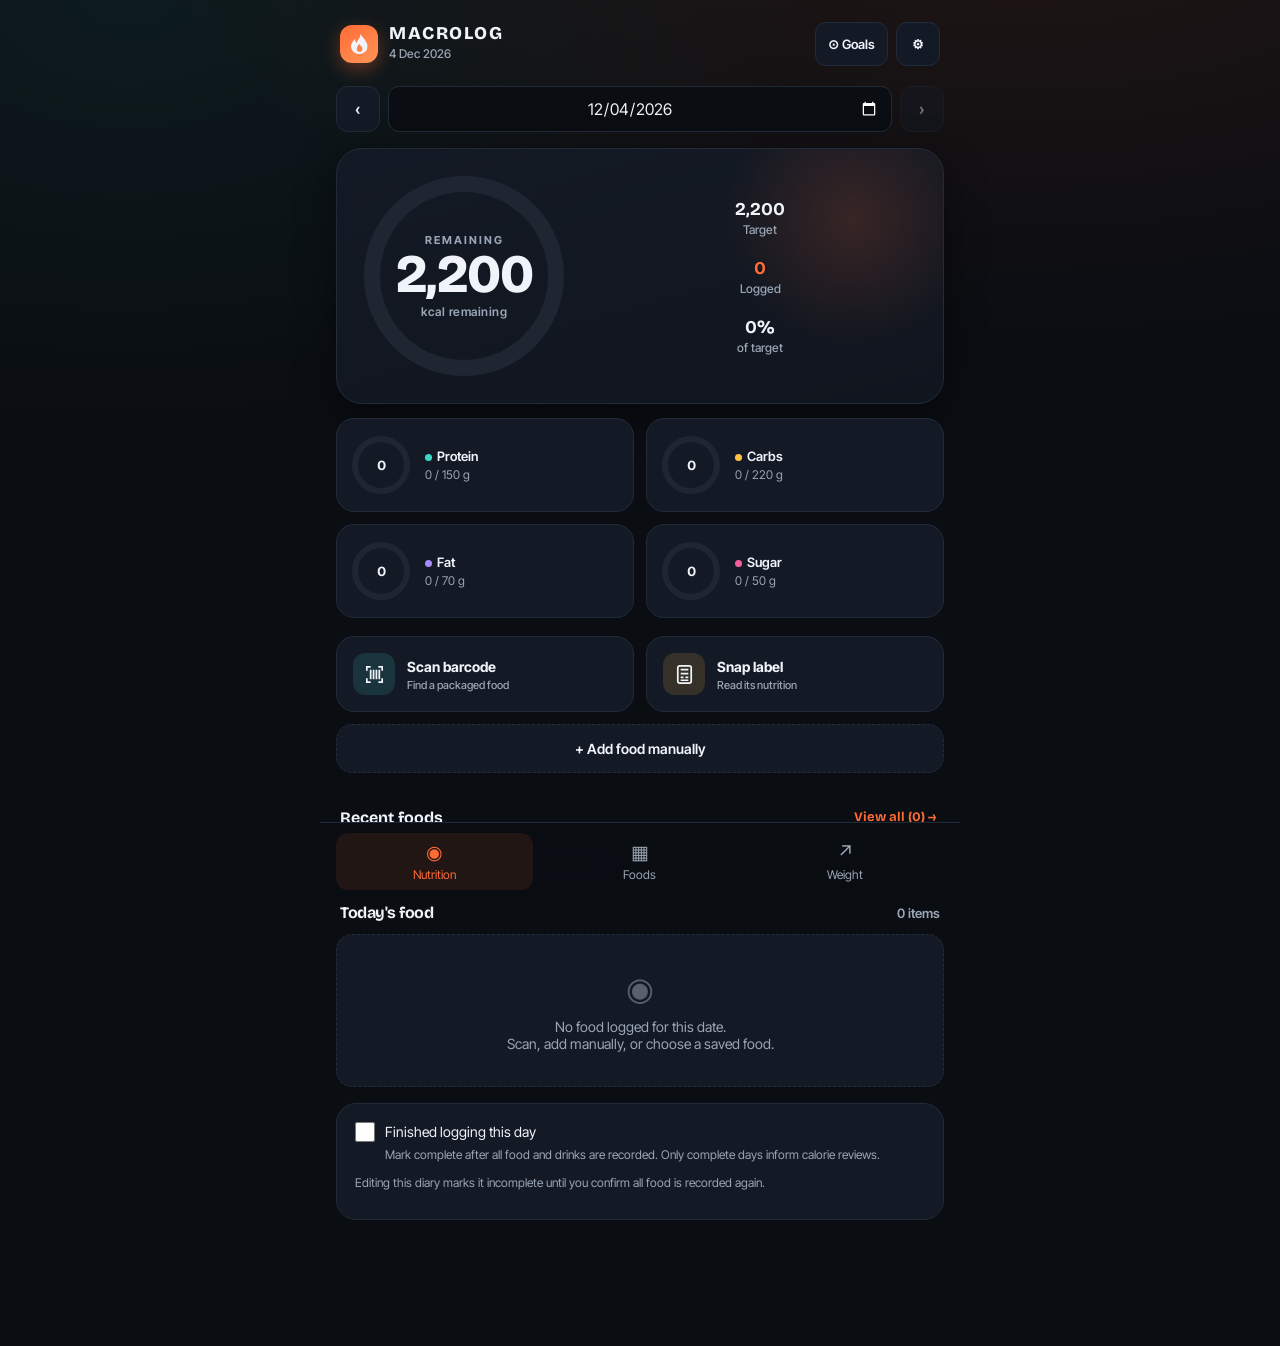
<file: index.html>
<!DOCTYPE html>
<html lang="en">
<head>
<meta charset="UTF-8" />
<meta name="viewport" content="width=device-width, initial-scale=1.0, viewport-fit=cover" />
<title>MacroLog</title>
<link rel="icon" href="data:image/svg+xml,%3Csvg xmlns='http://www.w3.org/2000/svg' viewBox='0 0 64 64'%3E%3Crect width='64' height='64' rx='16' fill='%23ff6b35'/%3E%3Ctext x='32' y='46' font-size='42' text-anchor='middle'%3E%F0%9F%94%A5%3C/text%3E%3C/svg%3E">
<!-- PWA: launch full-screen from home screen -->
<meta name="mobile-web-app-capable" content="yes" />
<meta name="apple-mobile-web-app-capable" content="yes" />
<meta name="apple-mobile-web-app-status-bar-style" content="black-translucent" />
<meta name="apple-mobile-web-app-title" content="MacroLog" />
<meta name="theme-color" content="#0a0d12" />
<!-- Home-screen icon (inline SVG flame, no external file needed) -->
<link rel="apple-touch-icon" href="data:image/svg+xml,%3Csvg xmlns='http://www.w3.org/2000/svg' width='180' height='180'%3E%3Crect width='180' height='180' rx='40' fill='%23ff6b35'/%3E%3Ctext x='90' y='128' font-size='100' text-anchor='middle'%3E%F0%9F%94%A5%3C/text%3E%3C/svg%3E" />
<link rel="manifest" href="data:application/json,%7B%22name%22%3A%22MacroLog%22%2C%22short_name%22%3A%22MacroLog%22%2C%22display%22%3A%22standalone%22%2C%22background_color%22%3A%22%230a0d12%22%2C%22theme_color%22%3A%22%230a0d12%22%2C%22start_url%22%3A%22.%22%2C%22icons%22%3A%5B%7B%22src%22%3A%22data%3Aimage%2Fsvg%2Bxml%2C%253Csvg%2520xmlns%253D%2527http%253A%252F%252Fwww.w3.org%252F2000%252Fsvg%2527%2520width%253D%2527192%2527%2520height%253D%2527192%2527%253E%253Crect%2520width%253D%2527192%2527%2520height%253D%2527192%2527%2520rx%253D%252742%2527%2520fill%253D%2527%2523ff6b35%2527%252F%253E%253Ctext%2520x%253D%252796%2527%2520y%253D%2527136%2527%2520font-size%253D%2527104%2527%2520text-anchor%253D%2527middle%2527%253E%25F0%259F%2594%25A5%253C%252Ftext%253E%253C%252Fsvg%253E%22%2C%22sizes%22%3A%22192x192%22%2C%22type%22%3A%22image%2Fsvg%2Bxml%22%7D%5D%7D" />
<link href="https://fonts.googleapis.com/css2?family=Bricolage+Grotesque:opsz,wght@12..96,600;12..96,700;12..96,800&family=Inter+Tight:wght@400;500;600;700&display=swap" rel="stylesheet">
<link rel="stylesheet" href="styles.css">
<link rel="stylesheet" href="upgrade.css">
</head>
<body>
<header>
  <div class="brand"><div class="mark" aria-hidden="true"><svg viewBox="0 0 24 24" fill="currentColor"><path d="M13 2c1 5-3 5-3 9-2-1-2-3-2-4-4 4-5 7-3 11 3 6 13 5 15-1 2-6-3-10-7-15Zm-1 10c4 3 5 7 1 8-4 0-4-4-1-8Z"/></svg></div><div><h1>MACROLOG</h1><p id="dateLbl">Your nutrition, in focus</p></div></div>
  <div class="header-actions"><button class="hdr-btn" id="btnGoals" aria-label="Edit daily targets">⊙ Goals</button><button class="hdr-btn icon-btn" id="btnSettings" aria-label="Settings and backup">⚙</button></div>
</header>
<div id="storageBanner" class="error-banner" role="alert" hidden></div>
<main id="appMain">
<section id="nutritionScreen" aria-label="Nutrition">
  <div class="diary-date"><button class="secondary icon-btn" id="prevDay" aria-label="Previous diary day">‹</button><input type="date" id="diaryDate" aria-label="Food diary date"><button class="secondary icon-btn" id="nextDay" aria-label="Next diary day">›</button></div>
  <section class="hero" aria-label="Daily calories">
    <div class="hero-ringwrap">
      <svg width="210" height="210" viewBox="0 0 210 210" aria-hidden="true"><defs><linearGradient id="calGrad" x1="0" y1="0" x2="1" y2="1"><stop offset="0%" stop-color="#ff6b35"/><stop offset="100%" stop-color="#ff9558"/></linearGradient></defs><circle cx="105" cy="105" r="92" fill="none" stroke="var(--track)" stroke-width="16"/><circle id="calRing" cx="105" cy="105" r="92" fill="none" stroke="url(#calGrad)" stroke-width="16" stroke-linecap="round" stroke-dasharray="578" stroke-dashoffset="578" style="transition:stroke-dashoffset .5s"/></svg>
      <div class="ring-center"><span class="ring-eyebrow" id="ringEyebrow">Remaining</span><span class="ring-big" id="calRemain">—</span><span class="ring-unit" id="ringUnit">kcal left today</span></div>
    </div>
    <div class="hero-legend"><div class="leg"><div class="lnum" id="legGoal">—</div><div class="llbl">Target</div></div><div class="leg"><div class="lnum" id="legFood" style="color:var(--c-cal)">0</div><div class="llbl">Logged</div></div><div class="leg"><div class="lnum" id="legPct">—</div><div class="llbl">of target</div></div></div>
  </section>
  <section class="macros" id="macros" aria-label="Daily macronutrients"></section>
  <section class="scan-actions">
    <button class="scan-btn bc" id="btnBarcode"><span class="si" aria-hidden="true"><svg viewBox="0 0 24 24" fill="none" stroke="currentColor" stroke-width="1.8"><path d="M4 8V4h4m8 0h4v4m0 8v4h-4M8 20H4v-4M8 7v10m3-10v10m3-10v10m3-10v10"/></svg></span><span><span class="st">Scan barcode</span><span class="ss" style="display:block">Find a packaged food</span></span></button>
    <button class="scan-btn lb" id="btnLabel"><span class="si" aria-hidden="true"><svg viewBox="0 0 24 24" fill="none" stroke="currentColor" stroke-width="1.8"><rect x="5" y="3" width="14" height="18" rx="2"/><path d="M8 7h8M8 11h8m-8 4h3m2 0h3m-8 3h8"/></svg></span><span><span class="st">Snap label</span><span class="ss" style="display:block">Read its nutrition</span></span></button>
  </section>
  <button class="manual-btn" id="btnManual">+ Add food manually</button>
  <section class="recents-sec" id="recentsSec"><div class="recents-head"><span>Recent foods</span><button class="link-btn" id="viewAllFoods">View all <span id="foodCount"></span> →</button></div><div class="recents-row" id="recentsRow"></div></section>
  <section class="log"><div class="log-head"><h2 id="diaryTitle">Today's food</h2><span class="total" id="logTotal"></span></div><div id="logList"></div></section>
  <div class="panel diary-status"><label class="check-row"><input type="checkbox" id="dayComplete"><span>Finished logging this day<small>Mark complete after all food and drinks are recorded. Only complete days inform calorie reviews.</small></span></label><p id="dayTargetNote" class="form-helper"></p></div>
</section>
<section id="foodsScreen" aria-label="Food library" hidden>
  <div class="section-head"><div><h2>Your foods</h2><p>Save once. Log again whenever you need.</p></div><button class="secondary" id="newFood">+ New</button></div>
  <div class="food-tools"><input id="foodSearch" type="search" placeholder="Search names, brands or barcodes…" aria-label="Search saved foods"><select id="foodSort" aria-label="Sort saved foods"><option value="recent">Recently used</option><option value="name">Name A–Z</option></select></div>
  <p class="count-line" id="foodResultsCount" aria-live="polite"></p><div id="foodList"></div><button class="secondary" id="loadMoreFoods" hidden style="width:100%">Load more foods</button>
</section>
<section id="weightScreen" aria-label="Weight tracking" hidden>
  <div class="section-head"><div><h2>Your weight</h2><p>Daily readings. A clearer view of progress.</p></div><button class="secondary" id="weightSetup">Setup</button></div>
  <div class="seg-tabs" role="tablist" aria-label="Weight view"><button role="tab" id="dailyWeightTab" aria-selected="true" aria-controls="weightContent" data-weight-view="daily">Daily tracking</button><button role="tab" id="overallWeightTab" aria-selected="false" aria-controls="weightContent" data-weight-view="overall">Overall progress</button></div>
  <div id="weightContent" role="tabpanel" aria-labelledby="dailyWeightTab"></div>
</section>
</main>
<nav class="bottom-nav" aria-label="Main navigation"><button data-screen="nutrition" aria-current="page"><span aria-hidden="true">◉</span>Nutrition</button><button data-screen="foods"><span aria-hidden="true">▦</span>Foods</button><button data-screen="weight"><span aria-hidden="true">↗</span>Weight</button></nav>
<div class="cam-overlay" id="camOverlay" aria-label="Barcode camera" role="dialog" aria-modal="true" hidden><button class="cam-close" id="camClose" aria-label="Close camera">✕</button><video id="video" playsinline muted autoplay></video><div class="cam-frame" aria-hidden="true"><span class="corner tl"></span><span class="corner tr"></span><span class="corner bl"></span><span class="corner br"></span><div class="scanline"></div></div><div class="cam-hint" id="camHint">Centre the barcode in the frame</div><button class="cam-photo-btn" id="camPhotoBtn">Use a barcode photo instead</button></div>
<input type="file" id="labelFile" accept="image/*" capture="environment" hidden>
<input type="file" id="barcodeFile" accept="image/*" capture="environment" hidden>
<input type="file" id="restoreFile" accept=".json,application/json" hidden>
<dialog id="appDialog" aria-labelledby="dialogTitle"><div class="sheet" id="dialogBody"></div></dialog>
<div class="status" id="status" role="status" aria-live="polite"></div>
<script src="core.js" defer></script>
<script src="app.js" defer></script>
</body>
</html>
</file>
<file: styles.css>
:root{
    --bg:#0a0d12; --bg2:#10151e; --card:#141a25; --card2:#1a2230; --line:#222b3a;
    --text:#f0f4fa; --muted:#76808f; --track:#1e2632;
    --c-cal:#ff6b35; --c-cal-2:#ff9558;
    --c-pro:#3dd6c4; --c-carb:#ffc145; --c-sug:#f25f9c; --c-fat:#a78bfa;
    --c-over:#ef4444; --accent:#ff6b35;
    --shadow:0 10px 40px rgba(0,0,0,.45);
  }
  *{box-sizing:border-box;margin:0;padding:0;-webkit-tap-highlight-color:transparent}
  body{
    font-family:'Inter Tight',sans-serif;
    background:
      radial-gradient(140% 70% at 80% -10%, rgba(255,107,53,.10) 0%, transparent 50%),
      radial-gradient(120% 70% at 10% 0%, rgba(61,214,196,.07) 0%, transparent 45%),
      var(--bg);
    color:var(--text); min-height:100vh; padding:0 16px 110px; max-width:480px; margin:0 auto; overflow-x:hidden;
  }

  /* ---------- HEADER ---------- */
  header{display:flex;align-items:center;justify-content:space-between;padding:22px 4px 14px}
  .brand{display:flex;align-items:center;gap:11px}
  .brand .mark{width:38px;height:38px;border-radius:12px;background:linear-gradient(145deg,var(--c-cal),var(--c-cal-2));display:grid;place-items:center;font-size:20px;box-shadow:0 6px 18px rgba(255,107,53,.35)}
  .brand h1{font-family:'Bricolage Grotesque',sans-serif;font-size:18px;font-weight:800;letter-spacing:1.5px;line-height:1}
  .brand p{font-size:12px;color:var(--muted);margin-top:3px;font-weight:500}
  .hdr-btn{background:var(--card);border:1px solid var(--line);color:var(--text);height:38px;padding:0 14px;border-radius:11px;display:flex;align-items:center;gap:7px;cursor:pointer;font-family:inherit;font-size:13px;font-weight:600;transition:.15s}
  .hdr-btn:active{transform:scale(.96)}
  .streak-pill{display:flex;align-items:center;gap:5px;background:rgba(255,107,53,.14);color:var(--accent);font-weight:700;font-size:13px;padding:0 12px;height:38px;border-radius:11px}

  /* ---------- HERO RING CARD ---------- */
  .hero{position:relative;background:linear-gradient(165deg,var(--card) 0%,var(--bg2) 100%);
    border:1px solid var(--line);border-radius:26px;padding:26px 22px 22px;box-shadow:var(--shadow);overflow:hidden}
  .hero::before{content:'';position:absolute;top:-60px;right:-40px;width:180px;height:180px;
    background:radial-gradient(circle,rgba(255,107,53,.16),transparent 70%);pointer-events:none}
  .hero-ringwrap{position:relative;width:210px;height:210px;margin:0 auto 6px}
  .hero-ringwrap svg{transform:rotate(-90deg);overflow:visible}
  .ring-center{position:absolute;inset:0;display:flex;flex-direction:column;align-items:center;justify-content:center}
  .ring-eyebrow{font-size:11px;color:var(--muted);text-transform:uppercase;letter-spacing:2px;font-weight:700;margin-bottom:2px}
  .ring-big{font-family:'Bricolage Grotesque',sans-serif;font-size:54px;font-weight:800;line-height:.95;letter-spacing:-1px}
  .ring-unit{font-size:12px;color:var(--muted);font-weight:600;margin-top:4px;letter-spacing:.5px}
  .ring-big.flash{animation:numPop .55s cubic-bezier(.22,1.4,.4,1)}
  @keyframes numPop{0%{transform:scale(1)}40%{transform:scale(1.13)}100%{transform:scale(1)}}

  .hero-legend{display:flex;justify-content:center;gap:0;margin-top:10px;border-top:1px solid var(--line);padding-top:16px}
  .leg{flex:1;text-align:center;position:relative}
  .leg:not(:last-child)::after{content:'';position:absolute;right:0;top:6px;bottom:6px;width:1px;background:var(--line)}
  .leg .lnum{font-family:'Bricolage Grotesque',sans-serif;font-size:18px;font-weight:700}
  .leg .llbl{font-size:11px;color:var(--muted);margin-top:2px;font-weight:500}

  /* ---------- MACRO ARCS ---------- */
  .macros{display:grid;grid-template-columns:repeat(2,1fr);gap:12px;margin-top:14px}
  .macro-card{background:var(--card);border:1px solid var(--line);border-radius:18px;padding:14px 12px;position:relative;overflow:hidden;display:flex;align-items:center;gap:12px}
  .macro-arcwrap{position:relative;width:64px;height:64px;flex-shrink:0}
  .macro-arcwrap svg{transform:rotate(-90deg)}
  .macro-arc-center{position:absolute;inset:0;display:flex;align-items:center;justify-content:center;font-family:'Bricolage Grotesque',sans-serif;font-size:14px;font-weight:700}
  .macro-text{text-align:left;min-width:0}
  .macro-name{font-size:13px;font-weight:600;color:var(--text)}
  .macro-sub{font-size:12px;color:var(--muted);margin-top:3px}
  .macro-dot{display:inline-block;width:7px;height:7px;border-radius:50%;margin-right:5px;vertical-align:middle}

  /* ---------- SCAN ACTIONS ---------- */
  .scan-actions{display:grid;grid-template-columns:1fr 1fr;gap:12px;margin-top:18px}
  .scan-btn{display:flex;align-items:center;gap:12px;background:var(--card);border:1px solid var(--line);
    border-radius:18px;padding:16px;color:var(--text);font-family:inherit;cursor:pointer;transition:.18s;text-align:left}
  .scan-btn:active{transform:scale(.97);border-color:var(--accent)}
  .scan-btn .si{width:42px;height:42px;border-radius:12px;display:grid;place-items:center;font-size:20px;flex-shrink:0}
  .scan-btn.bc .si{background:rgba(61,214,196,.14)}
  .scan-btn.lb .si{background:rgba(255,193,69,.14)}
  .scan-btn .st{font-size:14px;font-weight:700}
  .scan-btn .ss{font-size:11px;color:var(--muted);font-weight:500;margin-top:2px}
  .manual-btn{width:100%;margin-top:12px;display:flex;align-items:center;justify-content:center;gap:8px;background:var(--card);border:1px dashed var(--line);color:var(--text);border-radius:16px;padding:15px;font-family:inherit;font-size:14px;font-weight:600;cursor:pointer;transition:.15s}
  .manual-btn:active{transform:scale(.98);border-color:var(--accent);border-style:solid}
  /* recent foods */
  .recents-sec{margin-top:22px}
  .recents-head{display:flex;align-items:center;justify-content:space-between;font-family:'Bricolage Grotesque',sans-serif;font-size:15px;font-weight:700;margin:0 4px 12px}
  .recents-hint{font-size:11px;color:var(--muted);font-weight:500;font-family:'Inter Tight',sans-serif}
  .recents-row{display:flex;gap:10px;overflow-x:auto;padding:2px 4px 6px;-webkit-overflow-scrolling:touch;scrollbar-width:none}
  .recents-row::-webkit-scrollbar{display:none}
  .recent-chip{flex-shrink:0;background:var(--card);border:1px solid var(--line);border-radius:14px;padding:12px 14px;cursor:pointer;transition:.15s;min-width:130px;max-width:170px;text-align:left;position:relative;overflow:hidden}
  .recent-chip:active{transform:scale(.96);border-color:var(--accent)}
  .recent-chip .rc-bar{position:absolute;left:0;top:0;bottom:0;width:4px}
  .recent-chip .rc-name{font-size:13px;font-weight:600;white-space:nowrap;overflow:hidden;text-overflow:ellipsis;padding-left:6px}
  .recent-chip .rc-meta{font-size:11px;color:var(--muted);margin-top:4px;padding-left:6px}
  .recent-chip .rc-add{position:absolute;top:10px;right:10px;font-size:13px;color:var(--accent);font-weight:700}
  .recents-clear{background:none;border:none;color:var(--muted);font-size:11px;cursor:pointer;font-family:inherit;text-decoration:underline}

  /* ---------- LOG ---------- */
  .log{margin-top:24px}
  .log-head{display:flex;align-items:center;justify-content:space-between;margin:0 4px 12px}
  .log-head h2{font-family:'Bricolage Grotesque',sans-serif;font-size:16px;font-weight:700}
  .log-head .total{font-size:13px;color:var(--muted);font-weight:600}
  .entry{display:flex;align-items:center;gap:12px;background:var(--card);border:1px solid var(--line);
    border-radius:16px;padding:13px 15px;margin-bottom:10px;position:relative;overflow:hidden}
  .entry .swatch{width:4px;align-self:stretch;border-radius:99px;margin:-13px 0 -13px -3px}
  .entry-info{flex:1;min-width:0}
  .entry-name{font-weight:600;font-size:14px;white-space:nowrap;overflow:hidden;text-overflow:ellipsis}
  .entry-meta{font-size:12px;color:var(--muted);margin-top:3px;display:flex;gap:8px;flex-wrap:wrap}
  .entry-meta b{color:var(--text);font-weight:600}
  .entry-cal{font-family:'Bricolage Grotesque',sans-serif;font-size:16px;font-weight:700;flex-shrink:0}
  .entry-del{background:none;border:none;color:var(--muted);font-size:16px;cursor:pointer;padding:6px;flex-shrink:0;opacity:.6}
  .entry-del:active{color:var(--c-over);opacity:1}
  .entry.adding{animation:entryIn .5s cubic-bezier(.22,1,.36,1)}
  @keyframes entryIn{0%{opacity:0;transform:translateY(-14px) scale(.96);max-height:0;margin-bottom:0;padding-top:0;padding-bottom:0}
    50%{max-height:90px}100%{opacity:1;transform:translateY(0) scale(1);max-height:90px}}
  .entry.removing{animation:entryOut .35s ease forwards}
  @keyframes entryOut{to{opacity:0;transform:translateX(40px);max-height:0;margin-bottom:0;padding-top:0;padding-bottom:0;border-width:0}}
  .empty{text-align:center;color:var(--muted);font-size:14px;padding:34px 20px;background:var(--card);border:1px dashed var(--line);border-radius:16px}
  .empty .big{font-size:32px;margin-bottom:10px;opacity:.5}

  .settings-link{text-align:center;margin-top:20px}
  .settings-link button{background:none;border:none;color:var(--muted);font-size:12px;text-decoration:underline;cursor:pointer;font-family:inherit}

  /* ---------- CAMERA ---------- */
  .cam-overlay{position:fixed;inset:0;background:#000;z-index:100;display:none;flex-direction:column}
  .cam-overlay.show{display:flex}
  #video{flex:1;width:100%;object-fit:cover}
  .cam-frame{position:absolute;top:46%;left:50%;transform:translate(-50%,-50%);width:76%;height:160px;border-radius:20px;box-shadow:0 0 0 9999px rgba(0,0,0,.5)}
  .cam-frame .corner{position:absolute;width:26px;height:26px;border:3px solid var(--accent)}
  .cam-frame .corner.tl{top:-2px;left:-2px;border-right:0;border-bottom:0;border-radius:12px 0 0 0}
  .cam-frame .corner.tr{top:-2px;right:-2px;border-left:0;border-bottom:0;border-radius:0 12px 0 0}
  .cam-frame .corner.bl{bottom:-2px;left:-2px;border-right:0;border-top:0;border-radius:0 0 0 12px}
  .cam-frame .corner.br{bottom:-2px;right:-2px;border-left:0;border-top:0;border-radius:0 0 12px 0}
  .cam-frame .scanline{position:absolute;left:10px;right:10px;height:2px;background:var(--accent);box-shadow:0 0 10px 1px var(--accent);animation:scan 1.9s ease-in-out infinite}
  @keyframes scan{0%,100%{top:12%}50%{top:88%}}
  .cam-hint{position:absolute;bottom:130px;left:0;right:0;text-align:center;color:#fff;font-size:15px;font-weight:600;text-shadow:0 1px 6px #000}
  .cam-close{position:absolute;top:18px;right:18px;background:rgba(0,0,0,.55);border:none;color:#fff;width:44px;height:44px;border-radius:50%;font-size:20px;cursor:pointer;z-index:2}
  .cam-photo-btn{position:absolute;bottom:46px;left:50%;transform:translateX(-50%);background:rgba(255,255,255,.14);border:1px solid rgba(255,255,255,.3);color:#fff;backdrop-filter:blur(6px);padding:13px 22px;border-radius:99px;font-family:inherit;font-size:14px;font-weight:600;cursor:pointer;z-index:2}
  .cam-photo-btn:active{transform:translateX(-50%) scale(.96)}

  /* ---------- SHEET ---------- */
  .overlay{position:fixed;inset:0;background:rgba(5,7,11,.72);backdrop-filter:blur(5px);display:none;align-items:flex-end;justify-content:center;z-index:90}
  .overlay.show{display:flex;animation:fade .22s ease}
  @keyframes fade{from{opacity:0}}
  .sheet{width:100%;max-width:480px;background:var(--bg2);border:1px solid var(--line);border-bottom:none;
    border-radius:28px 28px 0 0;padding:12px 22px 30px;animation:slideUp .34s cubic-bezier(.22,1,.36,1);box-shadow:0 -10px 50px rgba(0,0,0,.5)}
  @keyframes slideUp{from{transform:translateY(100%)}}
  .handle{width:40px;height:4px;background:var(--line);border-radius:99px;margin:4px auto 18px}
  .sheet h3{font-family:'Bricolage Grotesque',sans-serif;font-size:19px;font-weight:700;line-height:1.25}
  .badge{display:inline-flex;align-items:center;gap:6px;font-size:12px;font-weight:600;padding:5px 11px;border-radius:99px;margin:8px 0 18px}
  .badge.db{background:rgba(61,214,196,.14);color:var(--c-pro)}
  .badge.ai{background:rgba(255,193,69,.14);color:var(--c-carb)}
  .preview-grid{display:grid;grid-template-columns:repeat(5,1fr);gap:6px;margin-bottom:20px}
  .preview{background:var(--card);border:1px solid var(--line);border-radius:12px;padding:11px 3px;text-align:center;position:relative;overflow:hidden}
  .preview::after{content:'';position:absolute;left:0;right:0;bottom:0;height:3px}
  .preview.cal::after{background:var(--c-cal)} .preview.pro::after{background:var(--c-pro)}
  .preview.carb::after{background:var(--c-carb)} .preview.sug::after{background:var(--c-sug)} .preview.fat::after{background:var(--c-fat)}
  .preview .num{display:block;font-family:'Bricolage Grotesque',sans-serif;font-size:17px;font-weight:800;transition:.2s}
  .preview .lbl{display:block;font-size:9px;color:var(--muted);margin-top:3px;text-transform:uppercase;letter-spacing:.3px}
  .field-label{display:block;font-size:12px;color:var(--muted);text-transform:uppercase;letter-spacing:1px;font-weight:600;margin-bottom:9px}
  .gram-input input{width:100%;background:var(--card);border:1px solid var(--line);border-radius:13px;padding:15px 16px;color:var(--text);font-size:18px;font-weight:700;font-family:inherit;outline:none;transition:.15s}
  .gram-input input:focus{border-color:var(--accent);box-shadow:0 0 0 3px rgba(255,107,53,.13)}
  .quick{display:flex;gap:8px;margin-top:10px;margin-bottom:20px;flex-wrap:wrap}
  .quick button{flex:1;min-width:60px;background:var(--card);border:1px solid var(--line);color:var(--muted);padding:10px;border-radius:11px;font-size:13px;font-weight:600;cursor:pointer;font-family:inherit;transition:.15s}
  .quick button.active{border-color:var(--accent);color:var(--accent);background:rgba(255,107,53,.08)}
  .quick-hint{font-size:12px;color:var(--muted);margin-top:9px}
  .serving-note{font-size:13px;color:var(--muted);margin:-10px 0 18px;display:flex;align-items:center;gap:9px}
  .serving-note button{background:none;border:1px solid var(--line);color:var(--accent);border-radius:9px;padding:6px 11px;font-size:12px;font-weight:600;cursor:pointer;font-family:inherit}
  .editable-macros{display:grid;grid-template-columns:repeat(2,1fr);gap:10px;margin-bottom:18px}
  .em-field label{display:block;font-size:11px;color:var(--muted);margin-bottom:5px;font-weight:600}
  .em-field input{width:100%;background:var(--card);border:1px solid var(--line);border-radius:11px;padding:11px 12px;color:var(--text);font-size:15px;font-weight:600;font-family:inherit;outline:none}
  .em-field input:focus{border-color:var(--accent)}
  .primary{width:100%;display:flex;align-items:center;justify-content:center;gap:8px;background:linear-gradient(145deg,var(--c-cal),var(--c-cal-2));border:none;color:#0a0d12;padding:17px;border-radius:15px;font-size:15px;font-weight:700;cursor:pointer;font-family:inherit;box-shadow:0 8px 24px rgba(255,107,53,.3);transition:.15s}
  .primary:active{transform:scale(.98)}
  .key-input{display:flex;gap:8px;margin-bottom:10px}
  .key-input input{flex:1;background:var(--card);border:1px solid var(--line);border-radius:11px;padding:12px 13px;color:var(--text);font-size:14px;font-family:inherit;outline:none}
  .key-help{font-size:12px;color:var(--muted);line-height:1.55}
  .key-help a{color:var(--accent)}

  /* serving stepper + amount toggle */
  .amt-toggle{display:flex;gap:8px;margin-bottom:14px}
  .amt-toggle button{flex:1;background:var(--card);border:1px solid var(--line);color:var(--muted);padding:10px;border-radius:11px;font-size:13px;font-weight:600;cursor:pointer;font-family:inherit;transition:.15s}
  .amt-toggle button.active{border-color:var(--accent);color:var(--accent);background:rgba(255,107,53,.08)}
  .stepper{display:flex;align-items:center;gap:14px;background:var(--card);border:1px solid var(--line);border-radius:13px;padding:10px 14px;margin-bottom:8px}
  .stepper button{width:42px;height:42px;border-radius:11px;border:1px solid var(--line);background:var(--card2);color:var(--text);font-size:22px;font-weight:700;cursor:pointer;font-family:inherit;flex-shrink:0}
  .stepper button:active{transform:scale(.92);border-color:var(--accent)}
  .stepper .sval{flex:1;text-align:center}
  .stepper .sval .n{font-family:'Bricolage Grotesque',sans-serif;font-size:26px;font-weight:800;line-height:1}
  .stepper .sval .u{display:block;font-size:11px;color:var(--muted);margin-top:2px}
  .stepper-eq{text-align:center;font-size:12px;color:var(--muted);margin-bottom:18px}

  /* ---------- TOAST ---------- */
  .status{position:fixed;bottom:26px;left:50%;transform:translateX(-50%) translateY(80px);background:var(--card2);border:1px solid var(--line);color:var(--text);padding:13px 22px;border-radius:99px;font-size:14px;font-weight:600;z-index:120;display:flex;align-items:center;gap:10px;box-shadow:var(--shadow);opacity:0;transition:.3s cubic-bezier(.22,1,.36,1)}
  .status.show{opacity:1;transform:translateX(-50%) translateY(0)}
  .spin{width:16px;height:16px;border:2px solid var(--line);border-top-color:var(--accent);border-radius:50%;animation:rot .7s linear infinite}
  @keyframes rot{to{transform:rotate(360deg)}}
  .confetti{position:fixed;width:9px;height:9px;z-index:130;pointer-events:none;border-radius:2px}
</file>
<file: upgrade.css>
/* Navigation, food library, weight journal and accessible forms. */
:root { --muted:#9aa5b5; }
body {max-width:640px;padding-bottom:calc(110px + env(safe-area-inset-bottom));}
[hidden] {display:none!important}
button,input,select {font:inherit}
button {min-height:44px}
button:disabled {opacity:.45;cursor:not-allowed}
button:focus-visible,input:focus-visible,select:focus-visible,[tabindex]:focus-visible {outline:3px solid var(--c-pro);outline-offset:3px}
h2,h3,.big-stat {font-family:'Bricolage Grotesque',sans-serif}
h2 {font-size:25px;letter-spacing:-.5px}
p {line-height:1.55}
button {touch-action:manipulation}
.header-actions {display:flex;gap:8px}
.hdr-btn {height:44px;justify-content:center;padding:0 12px}
.icon-btn {width:44px;padding:0;flex-shrink:0}
.bottom-nav {position:fixed;left:50%;bottom:0;transform:translateX(-50%);width:100%;max-width:640px;z-index:40;
 display:grid;grid-template-columns:repeat(3,1fr);gap:8px;padding:10px 16px calc(10px + env(safe-area-inset-bottom));
 border-top:1px solid var(--line);background:rgba(10,13,18,.96);backdrop-filter:blur(16px)}
.bottom-nav button {border:0;background:none;color:var(--muted);border-radius:12px;padding:8px 12px;font-size:12px;min-height:54px}
.bottom-nav button span {display:block;font-size:19px;margin-bottom:3px}
.bottom-nav button[aria-current=page] {color:var(--accent);background:rgba(255,107,53,.10)}
.section-head {display:flex;align-items:center;justify-content:space-between;gap:12px;margin:18px 2px}
.section-head p,.subtle {color:var(--muted);font-size:13px}
.section-head h2+p {margin-top:6px}
.link-btn {border:0;background:none;color:var(--accent);font-size:13px;font-weight:700;padding:8px 4px;white-space:nowrap}
.secondary,.danger {background:var(--card);border:1px solid var(--line);border-radius:12px;padding:12px 16px;color:var(--text);font-weight:600;cursor:pointer}
.danger {color:#ff9a9a;border-color:#763c44}
.secondary:hover,.hdr-btn:hover {border-color:var(--accent)}
.actions {display:flex;gap:10px;flex-wrap:wrap}
.actions>* {flex:1;min-width:110px}
.actions .primary {width:auto}
.panel {background:var(--card);border:1px solid var(--line);border-radius:20px;padding:18px;margin:16px 0}
.panel p+p {margin-top:10px}
.panel h3 {font-size:17px;margin-bottom:10px}
.info-note {background:rgba(61,214,196,.07);border:1px solid rgba(61,214,196,.20);border-radius:14px;padding:14px;color:#cce8e4;font-size:13px;line-height:1.55}
.warning {background:rgba(255,193,69,.08);border:1px solid rgba(255,193,69,.28);color:#ffe3a6;border-radius:14px;padding:14px;font-size:13px;line-height:1.55}
.error-banner {background:#3a2028;border:1px solid #9a4b59;color:#ffccd3;padding:14px;border-radius:14px;margin-bottom:14px;line-height:1.5;font-size:13px}
.diary-date {display:flex;gap:8px;align-items:center;margin:6px 0 16px}
.diary-date input {flex:1;min-width:0;text-align:center}
input:not([type=checkbox]):not([type=file]),select {width:100%;min-height:46px;border:1px solid var(--line);border-radius:11px;background:var(--bg);color:var(--text);padding:11px 12px;outline-offset:2px}
input[type=date] {color-scheme:dark}
input[type=checkbox] {accent-color:var(--accent);width:20px;height:20px;flex-shrink:0}
.check-row {display:flex;gap:10px;align-items:flex-start;line-height:1.4;font-size:14px;cursor:pointer}
.check-row small {display:block;color:var(--muted);font-size:12px;margin-top:5px}
.diary-status {margin-top:16px}
.recent-chip {padding-right:28px;min-width:145px;color:var(--text)}
.recents-head {font-size:16px;gap:10px}
.food-tools {display:grid;grid-template-columns:1fr 155px;gap:10px;margin-bottom:18px}
.food-row {border:1px solid var(--line);border-radius:17px;background:var(--card);padding:15px;margin-bottom:10px}
.food-top {display:flex;align-items:flex-start;justify-content:space-between;gap:12px}
.food-top h3 {font-family:inherit;font-size:15px;line-height:1.4;overflow-wrap:anywhere}
.food-meta {font-size:12px;color:var(--muted);line-height:1.65;margin:6px 0 12px}
.source-tag {display:inline-block;color:var(--c-pro);background:rgba(61,214,196,.08);padding:3px 8px;border-radius:7px;font-size:11px;margin-top:7px}
.food-actions {display:flex;gap:8px}
.food-actions .primary {flex:1;padding:11px 12px;min-height:44px;font-size:13px;box-shadow:none}
.food-actions .secondary {padding:8px 12px;font-size:13px}
.count-line {color:var(--muted);font-size:12px;margin-bottom:12px}
.seg-tabs {display:flex;gap:6px;padding:5px;background:var(--card);border:1px solid var(--line);border-radius:14px;margin:16px 0}
.seg-tabs button {flex:1;border:0;background:none;color:var(--muted);padding:10px 8px;border-radius:10px;font-size:13px;font-weight:600;cursor:pointer}
.seg-tabs button[aria-selected=true] {background:var(--card2);color:var(--text)}
.weight-top {display:flex;justify-content:space-between;align-items:center;gap:12px}
.weight-top select {width:auto;max-width:140px}
.weight-latest {margin-top:12px;line-height:1.3}
.big-stat {font-size:35px;font-weight:800;letter-spacing:-1px}
.weight-latest .subtle {margin-top:6px}
.stats-grid {display:grid;grid-template-columns:repeat(2,1fr);gap:10px;margin:16px 0}
.stat {background:var(--card);border:1px solid var(--line);border-radius:14px;padding:14px}
.stat .value {display:block;font-family:'Bricolage Grotesque',sans-serif;font-size:19px;font-weight:700;overflow-wrap:anywhere}
.stat .label {display:block;color:var(--muted);font-size:11px;line-height:1.5;margin-top:5px}
.chart-panel {padding:16px 8px 12px;background:var(--card);border:1px solid var(--line);border-radius:20px;margin:16px 0}
.chart-title {padding:0 10px;display:flex;align-items:center;justify-content:space-between;gap:10px}
.chart-title h3 {font-size:16px}
.chart-ranges {display:flex;gap:4px;padding:10px 8px 0;justify-content:flex-end}
.chart-ranges button {border:0;background:none;color:var(--muted);padding:6px 11px;min-height:38px;font-size:12px;border-radius:8px}
.chart-ranges button[aria-pressed=true] {background:var(--card2);color:var(--accent)}
.weight-chart {width:100%;height:auto;display:block;overflow:visible}
.chart-legend {display:flex;justify-content:center;gap:20px;color:var(--muted);font-size:12px;margin:5px 0}
.chart-legend span:before {content:'';display:inline-block;width:16px;height:3px;background:var(--accent);margin:0 6px 3px 0}
.chart-legend span+span:before {background:var(--c-pro)}
.chart-detail {color:var(--muted);font-size:12px;text-align:center;min-height:34px;padding:9px 12px 0;line-height:1.5}
.chart-empty {padding:36px 16px;text-align:center;color:var(--muted);font-size:14px}
.history-row {display:flex;gap:10px;align-items:center;padding:12px 0;border-bottom:1px solid var(--line)}
.history-row:last-child {border:0}
.history-row .details {flex:1;min-width:0}
.history-row .details strong {display:block;font-size:14px}
.history-row .details small {color:var(--muted);font-size:12px}
.history-row button {min-width:44px;min-height:44px;padding:6px 10px;font-size:12px}
.recommend {border-left:3px solid var(--c-pro)}
.recommend.suggest {border-left-color:var(--accent)}
.recommend h3 {line-height:1.4}
.recommend .subtle {line-height:1.6}
.review-details {display:grid;grid-template-columns:1fr 1fr;gap:12px;margin:16px 0}
.review-details dt {font-size:11px;color:var(--muted);margin-bottom:4px}
.review-details dd {font-size:15px;font-weight:600}
details {margin:14px 0}
summary {cursor:pointer;color:var(--text);font-size:13px;font-weight:600;padding:7px 0;min-height:34px}
details p,details li {color:var(--muted);font-size:12px;line-height:1.65}
details ul {padding-left:18px}
.review-history {max-height:240px;overflow:auto}
dialog {position:fixed;inset:auto 0 0;width:100%;max-width:640px;max-height:94dvh;margin:0 auto;
 padding:0;border:1px solid var(--line);border-bottom:0;border-radius:24px 24px 0 0;background:var(--bg2);color:var(--text);box-shadow:var(--shadow)}
dialog::backdrop {background:rgba(5,7,11,.80);backdrop-filter:blur(5px)}
.sheet {max-width:none;max-height:92dvh;overflow:auto;overscroll-behavior:contain;padding:14px 20px calc(24px + env(safe-area-inset-bottom));border:0;border-radius:24px 24px 0 0;animation:none}
.dialog-head {display:flex;justify-content:space-between;gap:12px;align-items:center;margin-bottom:15px}
.dialog-head h3 {font-size:20px}
.dialog-close {border:1px solid var(--line);background:var(--card);color:var(--text);border-radius:10px;width:44px;height:44px;flex-shrink:0;font-size:18px;cursor:pointer}
.form-field {display:block;margin:14px 0}
.form-field>span,.form-field>label {display:block;font-size:12px;color:var(--muted);margin-bottom:7px;font-weight:600}
.form-grid {display:grid;grid-template-columns:1fr 1fr;gap:0 12px}
.form-grid .form-field {margin:8px 0}
.form-error {color:#ffbdc6;background:#3a2028;border:1px solid #8b4452;border-radius:11px;padding:11px 13px;margin:12px 0;font-size:13px;line-height:1.5}
.form-helper {font-size:12px;color:var(--muted);line-height:1.6;margin:9px 0}
.preview-grid {margin:16px 0}
.sheet .primary {padding:14px;min-height:48px}
.sheet .source-tag {margin:0 0 5px}
.form-actions {display:flex;gap:10px;position:sticky;bottom:-24px;background:var(--bg2);padding:15px 0 8px;margin-top:12px;z-index:2}
.form-actions>* {flex:1;min-width:0}
.amount-modes {display:flex;gap:7px;margin:10px 0}
.amount-modes button {flex:1;border:1px solid var(--line);background:var(--card);border-radius:10px;padding:10px;color:var(--muted);font-size:13px}
.amount-modes button[aria-pressed=true] {color:var(--accent);border-color:var(--accent)}
.status {bottom:calc(90px + env(safe-area-inset-bottom));width:max-content;max-width:calc(100% - 28px);line-height:1.5;text-align:center;font-size:13px;pointer-events:none}
.brand .mark svg {width:24px;height:24px}
.scan-btn .si svg {width:23px;height:23px}
.cam-close {min-height:44px}
.loading-note {padding:30px;color:var(--muted)}
@media(min-width:600px){.hero{display:flex;align-items:center;gap:30px;padding:22px}.hero-ringwrap{flex-shrink:0;margin:0}.hero-legend{flex:1;flex-direction:column;gap:20px;border:0;margin:0;padding:0}.leg:not(:last-child)::after{display:none}.leg .llbl{font-size:12px}.hero::before{width:260px;height:260px}.stats-grid{grid-template-columns:repeat(3,1fr)}}
@media(max-width:380px){body{padding-left:12px;padding-right:12px}.brand h1{font-size:16px}.brand p{font-size:11px}.header-actions{gap:5px}.hdr-btn{padding:0 9px}.scan-btn{padding:12px;gap:8px}.scan-btn .si{width:32px;height:36px}.scan-btn .st{font-size:12px}.scan-btn .ss{font-size:10px}.macro-card{gap:7px;padding:11px 8px}.macro-name{font-size:12px}.macro-sub{font-size:11px}.food-tools{grid-template-columns:1fr}.sheet{padding-left:15px;padding-right:15px}.big-stat{font-size:29px}.review-details{gap:10px}}
@media(prefers-reduced-motion:reduce){*,*:before,*:after{animation:none!important;transition:none!important}}
</file>
